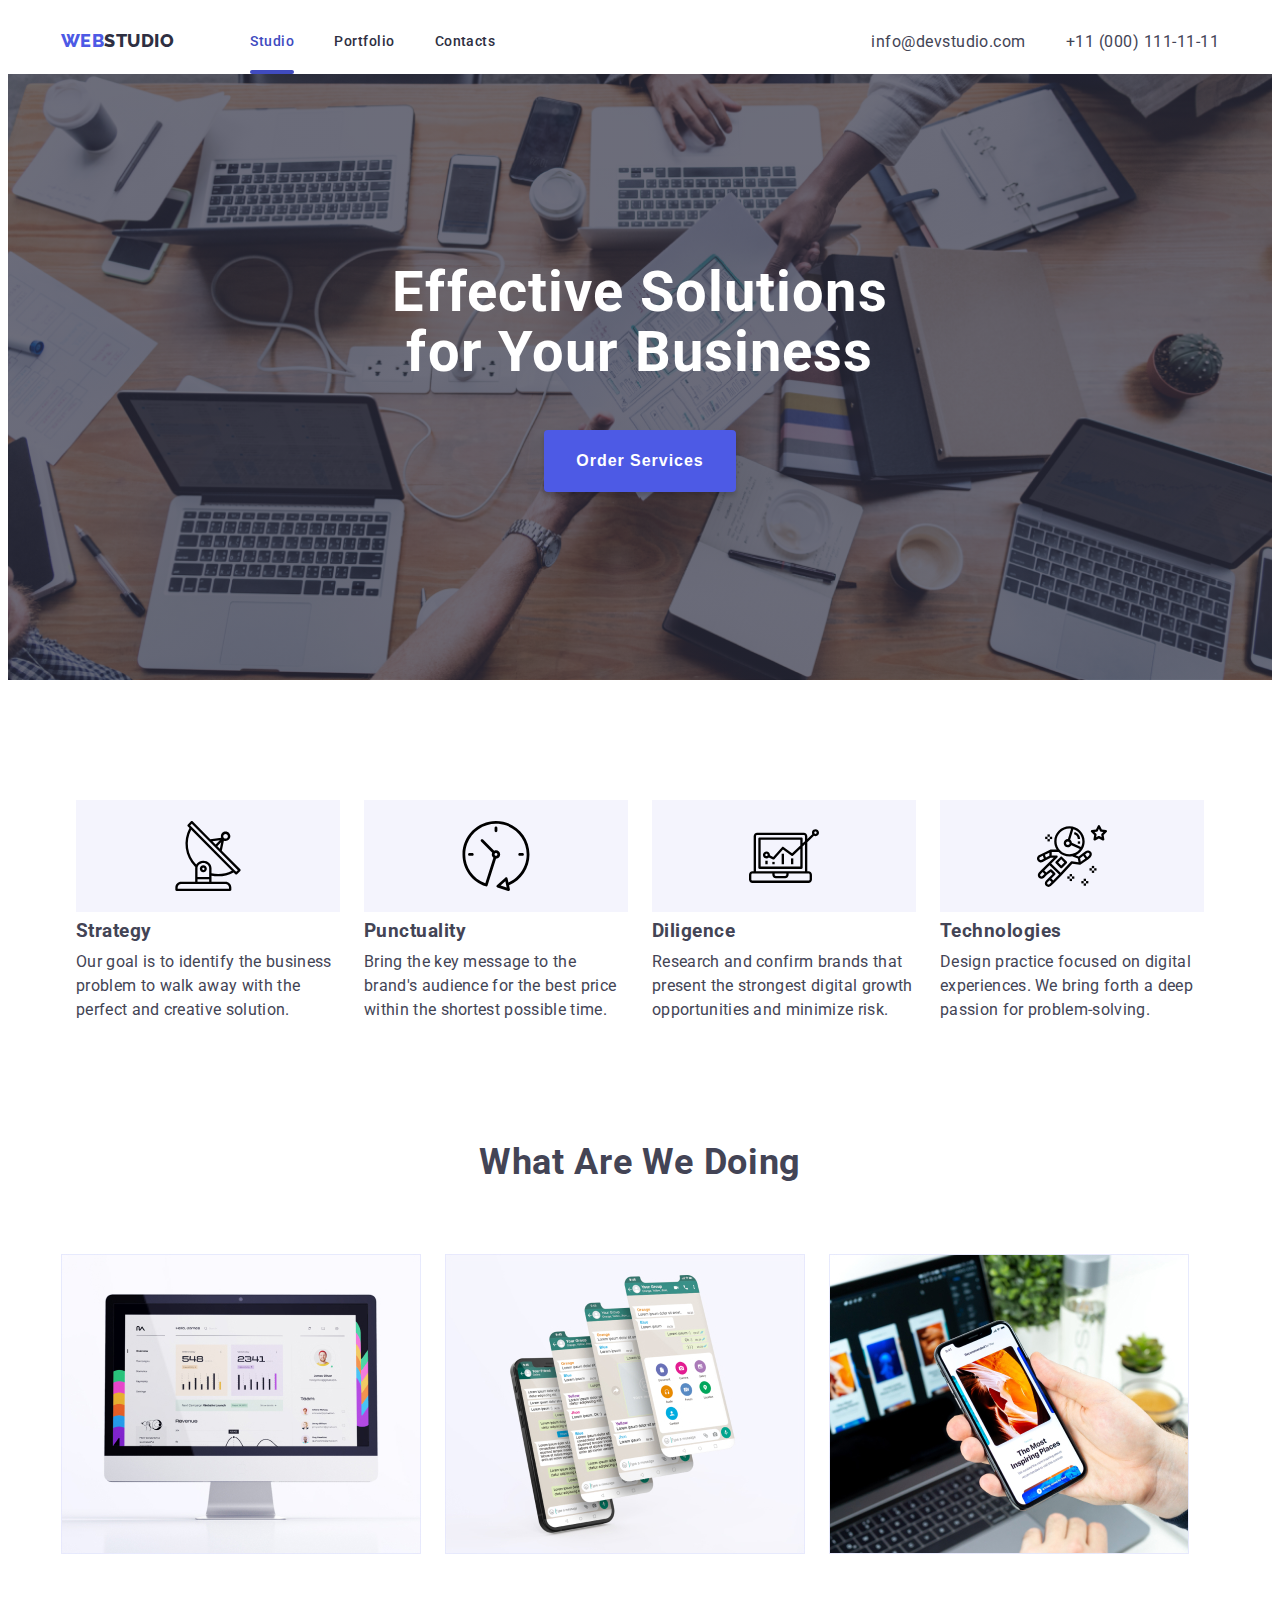
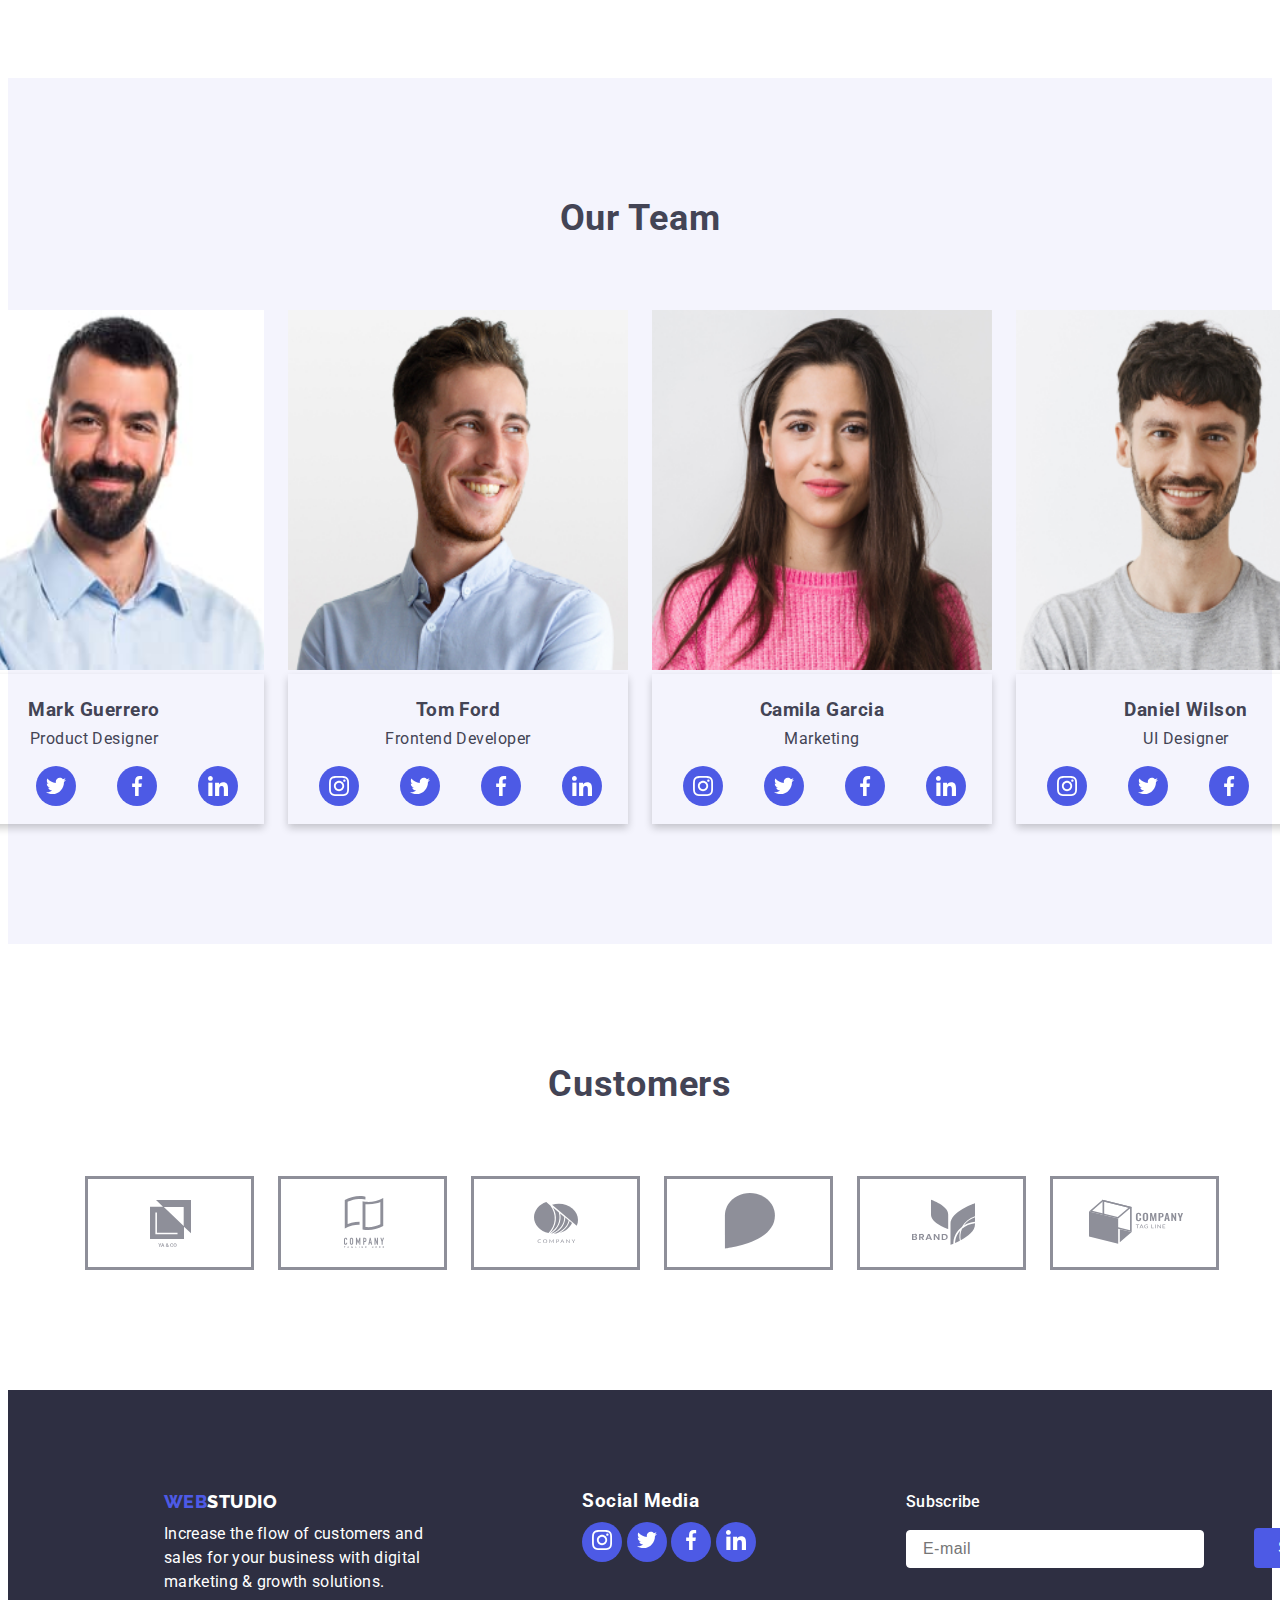
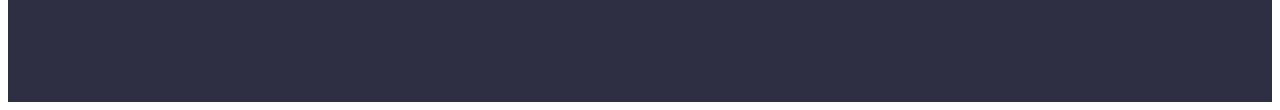
<file: index.html>
<!DOCTYPE html>
<html lang="en">
<head>
    <meta charset="UTF-8" />
    <title>webstudio</title>
    <link rel="stylesheet" href="./css/styles.css" />
    <link
      href="https://fonts.googleapis.com/css2?family=Raleway:wght@800&family=Roboto:wght@400;500;700;900&display=swap"
      rel="stylesheet"
    />
    <!-- Viewport meta tag -->
    <meta name="viewport" content="width=device-width, initial-scale=1.0" />
</head>
<body> 

    <!--Navigation and Address-->
    <header class="header-container">
        <div class="container menu">
            <nav class="nav-container">
                    <a class="logo" href="index.html">WEB<span class="logo-black">STUDIO</span></a>
                <ul class="nav-list-container list">
                    <li class="item"><a href="./index.html" class="page current link menu-active">Studio</a></li>
                    <li class="item"><a href="./portfolio.html" class="page link">Portfolio</a></li>
                    <li class="item"><a href="" class="page link">Contacts</a></li>
                </ul>
            </nav>
            <address>
                <ul class="cta-container list">
                    <li class="item"><a href="mailto:info@devstudio.com" class="contact link">info@devstudio.com</a></li>
                    <li class="item"><a href="tel:+11(000)1111111" class="contact link">+11 (000) 111-11-11</a></li>
                </ul>
                <!--Burger button-->
                <button class="menu-toggle js-open-menu" aria-expanded="false" aria-controls="mobile-menu">
                    <svg class="mobile-menu-icon" width="32" height="22">
                        <use href="./images/icons.svg#burger" />
                    </svg>
                </button>
            </address>
        </div>
    </header>


    <!--Main With Sections-->
    <main>
        <!--Hero Section-->
        <section class="hero section">
            <div class="container">
                <h1 class="main-heading">Effective Solutions <br>for Your Business</h1>
                <button class="order-services" type="button" data-modal-open> Order Services</button>
            </div>
        </section>


        <!--Feature Section-->
        <section class="features section">
            <h2 hidden>Feature</h2>
            <ul class="feature-container list">
                <li class="item">
                        <div class="icon">
                            <svg width="70" height="70">
                                <use href="/images/icons.svg#antenna" />
                            </svg>
                        </div>
                    <h3 class="title">Strategy</h3>
                    <p class="descriptions">Our goal is to identify the business problem to walk away with the
                           perfect and creative solution.
                    </p>
                </li>
                <li class="item">
                        <div class="icon">
                            <svg width="70" height="70">
                                <use href="/images/icons.svg#clock" />
                            </svg>
                        </div>
                    <h3 class="title">Punctuality</h3>
                    <p class="descriptions">
                        Bring the key message to the brand's audience for the best price
                        within the shortest possible time.
                    </p>
                </li>
                <li class="item">
                        <div class="icon">
                            <svg width="70" height="70">
                                <use href="/images/icons.svg#diagram" />
                            </svg>
                        </div>
                    <h3 class="title">Diligence</h3>
                    <p class="descriptions">
                        Research and confirm brands that present the strongest digital
                        growth opportunities and minimize risk.
                    </p>
                </li>
                <li class="item">
                        <div class="icon">
                            <svg width="70" height="70">
                                <use href="/images/icons.svg#astronaut" />
                            </svg>
                        </div>
                    <h3 class="title">Technologies</h3>
                    <p class="descriptions">
                        Design practice focused on digital experiences. We bring forth a
                        deep passion for problem-solving.
                    </p>
                </li>
            </ul>
        </section>


        <!--What we do Section-->
        <section class="sec-section no-top-padding">
            <div class="container">
                    <h2 class="section-head">What Are We Doing</h2>
                <ul class="whatwedo-container list">
                    <li><img src="./images/img1sec2.jpg" alt="a monitor" width="360"></li>
                    <li><img src="./images/img2sec2.jpg" alt="a cellphone" width="360"></li>
                    <li><img src="./images/img3sec2.jpg" alt="a cellphone and laptop" width="360"></li>
                </ul>
            </div>
        </section>


        <!--Our Team Section-->
        <section class="team-bg section">
            <h2 class="section-head">Our Team</h2>
            <div class="team-main">
                <ul class="our-team list">
                    <li class="item">
                        <img srcset="./images/img1sec3.jpg" alt="Mark Guerrero" width="340" height="360"/>
                        <div class="card team">
                            <h3 class="person-name">Mark Guerrero</h3>
                            <p class="designation">Product Designer</p>
                            <ul class="team-social">
                                <li class="icon item">
                                    <a  class="link" href="https://www.instagram.com/" target="_blank">
                                        <svg class="icon" width="20px" height="20px">
                                            <use href="/images/icons.svg#instagram"/>
                                        </svg>
                                    </a>
                                </li>
                                <li class="icon item">
                                    <a  class="link" href="https://twitter.com/" target="_blank">
                                        <svg class="icon" width="20px" height="20px">
                                            <use href="/images/icons.svg#twitter"/>
                                        </svg>
                                    </a>
                                </li>
                                <li class="icon item">
                                    <a  class="link" href="https://www.facebook.com" target="_blank">
                                        <svg class="icon" width="20px" height="20px">
                                            <use href="/images/icons.svg#facebook"/>
                                        </svg>
                                    </a>
                                </li>
                                <li class="icon item">
                                    <a  class="link" href="https://www.linkedin.com/" target="_blank">
                                        <svg class="icon" width="20px" height="20px">
                                            <use href="/images/icons.svg#linkedin"/>
                                        </svg>
                                    </a>
                                </li>
                            </ul>
                        </div>
                    </li>
                    <li class="item">
                        <img srcset="./images/img2sec3.jpg" alt="Tom Ford" width="340" height="360" />
                        <div class="card team">
                            <h3 class="person-name">Tom Ford</h3>
                            <p class="designation">Frontend Developer</p>
                            <ul class="team-social">
                                <li class="icon item">
                                    <a  class="link" href="https://www.instagram.com/" target="_blank">
                                        <svg class="icon" width="20px" height="20px">
                                            <use href="/images/icons.svg#instagram"/>
                                        </svg>
                                    </a>
                                </li>
                                <li class="icon item">
                                    <a  class="link" href="https://twitter.com/" target="_blank"> 
                                        <svg class="icon" width="20px" height="20px">
                                            <use href="/images/icons.svg#twitter"/>
                                        </svg>
                                    </a>
                                </li>
                                <li class="icon item">
                                    <a  class="link" href="https://www.facebook.com" target="_blank">
                                        <svg class="icon" width="20px" height="20px">
                                            <use href="/images/icons.svg#facebook"/>
                                        </svg>
                                    </a>
                                </li>
                                <li class="icon item">
                                    <a  class="link" href="https://www.linkedin.com/" target="_blank">
                                        <svg class="icon" width="20px" height="20px">
                                            <use href="/images/icons.svg#linkedin"/>
                                        </svg>
                                    </a>
                                </li>
                            </ul>
                        </div>
                    </li>
                    <li class="item">
                        <img srcset="./images/img3sec3.jpg" alt="Camila Garcia" width="340" height="360" />
                        <div class="card team">
                            <h3 class="person-name">Camila Garcia</h3>
                            <p class="designation">Marketing</p>
                            <ul class="team-social">
                                <li class="icon item">
                                    <a  class="link" href="https://www.instagram.com/" target="_blank">
                                        <svg class="icon" width="20px" height="20px">
                                            <use href="/images/icons.svg#instagram"/>
                                        </svg>
                                    </a>
                                </li>
                                <li class="icon item">
                                    <a  class="link" href="https://twitter.com/" target="_blank">
                                        <svg class="icon" width="20px" height="20px">
                                            <use href="/images/icons.svg#twitter"/>
                                        </svg>
                                    </a>
                                </li>
                                <li class="icon item">
                                    <a  class="link" href="https://www.facebook.com" target="_blank">
                                        <svg class="icon" width="20px" height="20px">
                                            <use href="/images/icons.svg#facebook"/>
                                        </svg>
                                    </a>
                                </li>
                                <li class="icon item">
                                    <a  class="link" href="https://www.linkedin.com/" target="_blank">
                                        <svg class="icon" width="20px" height="20px">
                                            <use href="/images/icons.svg#linkedin"/>
                                        </svg>
                                    </a>
                                </li>
                            </ul>
                        </div>
                    </li>
                    <li class="item">
                        <img srcset="./images/img4sec3.jpg" alt="Daniel Wilson" width="340" height="360"/>
                        <div class="card team">
                            <h3 class="person-name">Daniel Wilson</h3>
                            <p class="designation">UI Designer</p>
                            <ul class="team-social">
                                <li class="icon item">
                                    <a  class="link" href="https://www.instagram.com/" target="_blank">
                                        <svg class="icon" width="20px" height="20px">
                                            <use href="/images/icons.svg#instagram"/>
                                        </svg>
                                    </a>
                                </li>
                                <li class="icon item">
                                    <a  class="link" href="https://twitter.com/" target="_blank">
                                        <svg class="icon" width="20px" height="20px">
                                            <use href="/images/icons.svg#twitter"/>
                                        </svg>
                                    </a>
                                </li>
                                <li class="icon item">
                                    <a  class="link" href="https://www.facebook.com/" target="_blank">
                                        <svg class="icon" width="20px" height="20px">
                                            <use href="/images/icons.svg#facebook"/>
                                        </svg>
                                    </a>
                                </li>
                                <li class="icon item">
                                    <a  class="link" href="https://www.linkedin.com/" target="_blank">
                                        <svg class="icon" width="20px" height="20px">
                                            <use href="/images/icons.svg#linkedin"/>
                                        </svg>
                                    </a>
                                </li>
                            </ul>
                        </div>
                    </li>
                </ul>
            </div>
        </section>

        <!--This is the Customer Section-->
        <section class="cust section">
            <div class="container">
                <h2 class="section-head">Customers</h2>
                    <ul class="customers list">
                        <li class="icon item">
                            <a class="link">
                                <svg class="icon" width="104px" height="56px">
                                    <use href="/images/icons.svg#LogoA"/>
                                </svg>
                            </a>
                        </li>
                        <li class="icon item">
                            <a class="link">
                                <svg class="icon" width="104px" height="56px">
                                    <use href="/images/icons.svg#LogoB"/>
                                </svg>
                            </a>
                        </li>
                        <li class="icon item">
                            <a class="link">
                                <svg class="icon" width="104px" height="56px">
                                    <use href="/images/icons.svg#LogoC"/>
                                </svg>
                            </a>
                        </li>
                        <li class="icon item">
                            <a class="link">
                                <svg class="icon" width="104px" height="56px">
                                    <use href="/images/icons.svg#Vectors"/>
                                </svg>
                            </a>
                        </li>
                        <li class="icon item">
                            <a class="link">
                                <svg class="icon" width="104px" height="56px">
                                    <use href="/images/icons.svg#LogoD"/>
                                </svg>
                            </a>
                        </li>
                        <li class="icon item">
                            <a class="link">
                                <svg class="icon" width="104px" height="56px">
                                    <use href="/images/icons.svg#companytagline"/>
                                </svg>
                            </a>
                        </li>
                    </ul>
            </div>
        </section>
        
    </main>

    <!--This is the Footer with Logo and Slogan -->
    <footer class="footer-container">
        <div class="div-footera foot">
                <a class="logo" href="index.html">WEB<span class="logo-white">STUDIO</span></a>
                <p class="footer-description">
                    Increase the flow of customers and sales for your business with digital
                    marketing & growth solutions.
                </p>
        </div>
         <!--Social Media portion-->       
        <div class="div-footerb foot"> 
            <h3 class="footer-social">Social Media</h3>
            <ul class="social list">
                <li class="item">
                    <a  class="link" href="https://www.instagram.com/" target="_blank">
                        <svg class="icon" width="20px" height="20px">
                            <use href="/images/icons.svg#instagram"/>
                        </svg>
                    </a>
                </li>
                <li class="item">
                    <a  class="link" href="https://twitter.com/" target="_blank">
                        <svg class="icon" width="20px" height="20px">
                            <use href="/images/icons.svg#twitter"/>
                        </svg>
                    </a>
                </li>
                <li class="item">
                    <a  class="link" href="https://www.facebook.com/" target="_blank">
                        <svg class="icon" width="20px" height="20px">
                            <use href="/images/icons.svg#facebook"/>
                        </svg>
                    </a>
                </li>
                <li class="item">
                    <a  class="link" href="https://www.linkedin.com/" target="_blank">
                        <svg class="icon" width="20px" height="20px">
                            <use href="/images/icons.svg#linkedin"/>
                        </svg>
                    </a>
                </li>
            </ul>
        </div>

        <div class="footer-form-container">
            <form class="footer-subscription-form" name="subscribe-form" autocomplete="on">
                <label class="footer-subscription-label">
                    <span class="footer-subscription-text">Subscribe</span>
                    <input class="footer-subscription-input" type="email" name="subscription-email" placeholder="E-mail">
                </label>
                <button class="footer-subscription-button" type="submit">
                    <span>Subscribe</span>
                    <svg class="footer-subscription-icon" width="24" height="24">
                        <use href="./images/icons.svg#paperplane"></use>
                    </svg>
                </button>
            </form>
        </div>
    </footer>

    <!--MODAL SECTION-->
    <div class="backdrop is-hidden" data-modal>
        <div class="main-modal">
            <button class="modal-close" data-modal-close>
                <svg class="modal-close-icon">
                    <use href="./images/icons.svg#clip0_620589_243"></use>
                </svg>
            </button>
            <!-- MODAL INPUT-->
             <p class="modal-header-text">
                Leave your contacts and we will call you back
             </p>
             <form class="modal-signup-form" name="signup-form" autocomplete="on">
                <label class="modal-form-label" for="full-name">
                    <span class="form-label-text">Name</span>
                    <input class="form-label-input" type="text" id="full-name" required>
                    <svg class="form-input-icon" width="18" height="18">
                        <use href="./images/icons.svg#clip0_622063_142"></use>
                    </svg>
                </label>
                <label class="modal-form-label" for="phone-number">
                    <span class="form-label-text">Phone</span>
                    <input class="form-label-input" type="tel" id="phone-number" required>
                    <svg class="form-input-icon" width="18" height="24">
                        <use href="./images/icons.svg#clip0_297083_8305"></use>
                    </svg>
                </label>
                <label class="modal-form-label" >
                    <span class="form-label-text">Email</span>
                    <input class="form-label-input" type="email" name="email-address" required>
                    <svg class="form-input-icon" width="18" height="24">
                        <use href="./images/icons.svg#clip0_297083_8311"></use>
                    </svg>
                </label>
                <label class="modal-form-textarea">
                    <span class="form-label-text"></span>
                    <textarea name="comment" class="form-label-textarea" placeholder="Text Input" rows="6"></textarea>
                </label>
                <label class="modal-form-agreement">
                    <input class="modal-form-checkbox visually-hidden" type="checkbox" value="agree" name="agreement" required>
                    <svg class="modal-checkbox-icon" width="16" height="16">
                        <use href="./images/icons.svg#checkbox"></use>
                    </svg>
                    <span class="modal-form-agreement-text">
                        I accept the terms and conditions of the <a href="#" class="form-agreement-link">Privacy</a>
                    </span>
                </label>
                <button class="modal-form-button" type="submit">Send</button>
             </form>
        </div>
    </div>

    <!--Mobile menu Hw7-->
    <div class="menu-container js-menu-container" id="mobile-menu">
        <button type="button" class="menu-toggle js-close-menu mobile-close-btn">&times;</button>
        <ul class="mobile-menu-list list">
            <li class="mobile-menu-item">
                <a class="mobile-menu-link link" href="index.html">Studio</a>
            </li>
            <li class="mobile-menu-item">
                <a class="mobile-menu-link link" href="portfolio.html">Portfolio</a>
            </li>
            <li class="mobile-menu-item">
                <a class="mobile-menu-link link" href="">Contacts</a>
            </li>
        </ul>

        <ul class="mobile-contacts-list list ">
            <li class="mobile-contact-item">
                <a class="mobile-contacts-link link" href="tel:+11(000)1111111">+11 (000) 111-11-11</a>
            </li>
            <li class="mobile-contact-item">
                <a class="mobile-contacts-link link" href="mailto:info@devstudio.com">info@devstudio.com</a>
            </li>
        </ul>
        <!--Social Media section on Hw7-->
        <ul class="mobile-social-media-list list">
            <li class="mobile-social-media-item">
                <a class="mobile-social-media-link link">
                    <svg class="mobile-social-media-icon-svg" width="24" height="24">
                        <use href="./images/icons.svg#instagram"/>
                    </svg>
                </a>
            </li>
        </ul>
        <ul class="mobile-social-media-list list">
            <li class="mobile-social-media-item">
                <a class="mobile-social-media-link link">
                    <svg class="mobile-social-media-icon-svg" width="24" height="24">
                        <use href="./images/icons.svg#twitter"/>
                    </svg>
                </a>
            </li>
        </ul>
        <ul class="mobile-social-media-list list">
            <li class="mobile-social-media-item">
                <a class="mobile-social-media-link link">
                    <svg class="mobile-social-media-icon-svg" width="24" height="24">
                        <use href="./images/icons.svg#facebook"/>
                    </svg>
                </a>
            </li>
        </ul>
        <ul class="mobile-social-media-list list">
            <li class="mobile-social-media-item">
                <a class="mobile-social-media-link link">
                    <svg class="mobile-social-media-icon-svg" width="24" height="24">
                        <use href="./images/icons.svg#linkedin"/>
                    </svg>
                </a>
            </li>
        </ul>
    </div>

    <script src="./js/mobile-menu.js"></script>
    <script src="./js/modal.js"></script>
</body>
</html>
</file>
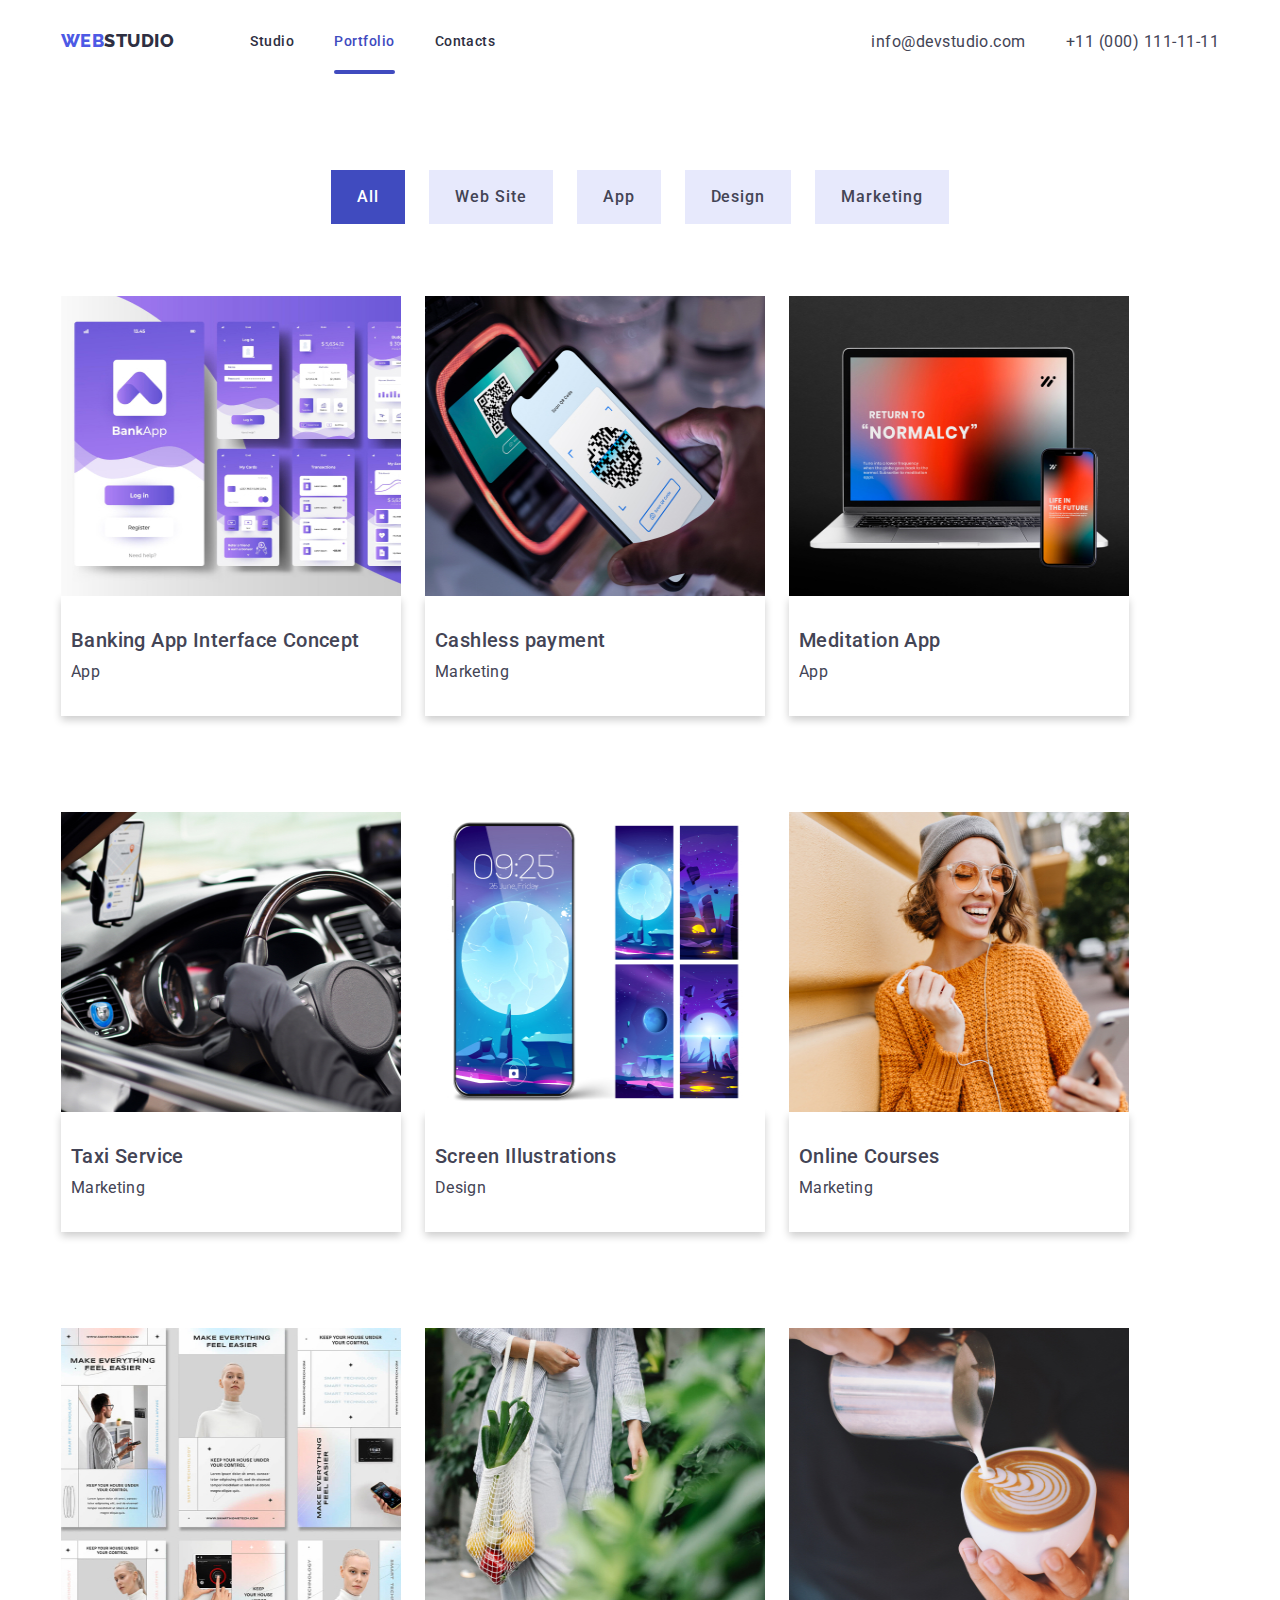
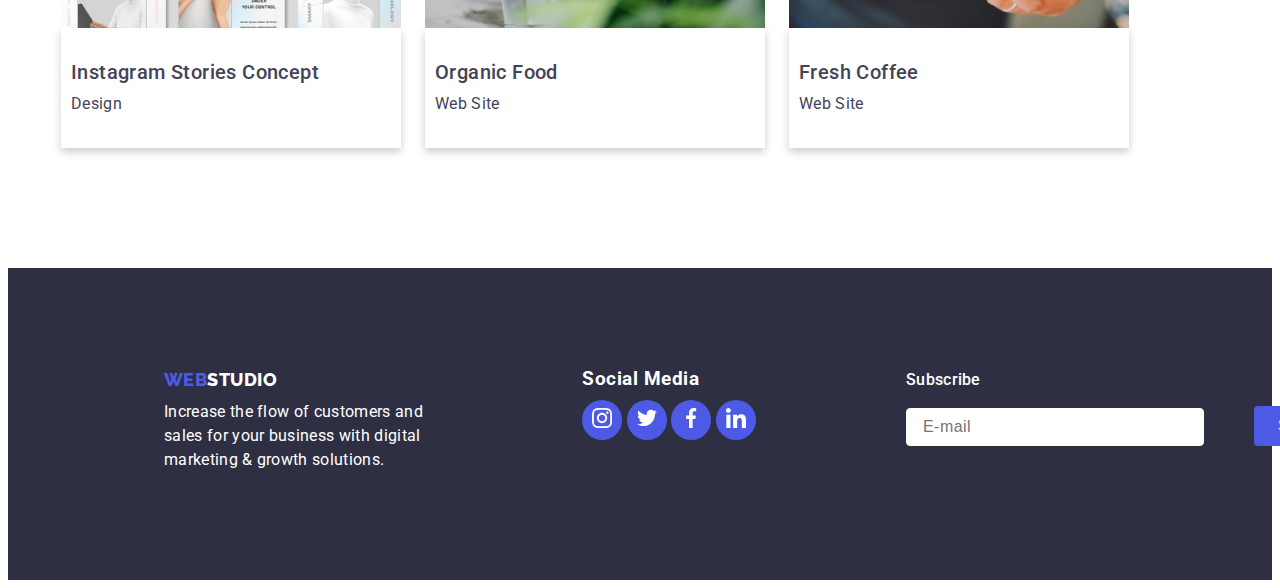
<file: portfolio.html>
<!DOCTYPE html>
<html lang="en">
<head>
    <meta charset="UTF-8" />
    <title>webstudio</title>
    <link rel="stylesheet" href="./css/styles.css" />
    <link
      href="https://fonts.googleapis.com/css2?family=Raleway:wght@800&family=Roboto:wght@400;500;700;900&display=swap"
      rel="stylesheet"
    />
    <meta name="viewport" content="width=device-width, initial-scale=1.0" />
</head>
<body>

    <!--Navigation and Address-->
    <header class="header-container">
        <div class="container menu">
            <nav class="nav-container">
                    <a class="logo" href="index.html">WEB<span class="logo-black">STUDIO</span></a>
                <ul class="nav-list-container list">
                    <li class="item"><a href="./index.html" class="page link">Studio</a></li>
                    <li class="item"><a href="./portfolio.html" class="page current link menu-active">Portfolio</a></li>
                    <li class="item"><a href="" class="page link">Contacts</a></li>
                </ul>
            </nav>
            <address>
                <ul class="cta-container list">
                    <li class="item"><a href="mailto:info@devstudio.com" class="contact link">info@devstudio.com</a></li>
                    <li class="item"><a href="tel:+11(000)1111111" class="contact link">+11 (000) 111-11-11</a></li>
                </ul>
                <!--Burger button-->
                <button class="menu-toggle js-open-menu" aria-expanded="false" aria-controls="mobile-menu">
                  <svg class="mobile-menu-icon" width="32" height="22">
                      <use href="./images/icons.svg#burger" />
                  </svg>
              </button>

            </address>
        </div>
    </header>


    <!--Main-->
    <main>
      <section class="section no-top-padding">
          <div class="container">
              <h2 hidden>Buttons</h2>
            <ul class="buttons-container list">
                <li class="item">
                  <button class="buttons filter current" type="button">All</button>
                </li>
                <li class="item">
                  <button class="buttons filter" type="button">Web Site</button>
                </li>
                <li class="item"><button class="buttons filter" type="button">App</button></li>
                <li class="item"><button class="buttons filter" type="button">Design</button></li>
                <li class="item">
                  <button class="buttons filter" type="button">Marketing</button>
                </li>
            </ul>

            <!-- Pictures-->
            <div class="main-div-container">
              <div class="card-container">
                <ul class="pics-container list">
                  <li class="item">
                    <div class="image-cover">
                      <a href="#" class="pics-link link">
                        <img class="pics link"
                            src="./images/bankingapp.jpg"
                            alt="Banking App Interface"
                            width="340" height="300"/>
                        <p class="image-cover-text">
                            14 Stylish and User-Friendly App Design Concepts-Task Manager App - 
                            Calorie Tracker App - Exotic Fruit Ecommerce App - Cloud Storage App
                        </p>
                      </a>
                    </div>   
                    <div class="card">     
                        <h3 class="options">Banking App Interface Concept</h3>
                        <p class="sub-options">App</p>
                    </div>  
                  </li>
                </ul>   
              </div>
              <div class="card-container">
                <ul class="pics-container list">
                  <li class="item">
                    <div class="image-cover">
                      <a href="#" class="pics-link link">
                        <img class="pics link"
                              src="./images/cashlesspayment.jpg"
                              alt="Cashless Payment"
                              width="340" height="300"/>
                        <p class="image-cover-text">
                            14 Stylish and User-Friendly App Design Concepts-Task Manager App - 
                            Calorie Tracker App - Exotic Fruit Ecommerce App - Cloud Storage App
                        </p>
                      </a>
                    </div>   
                    <div class="card">     
                        <h3 class="options">Cashless payment</h3>
                        <p class="sub-options">Marketing</p>
                    </div>  
                  </li>
                </ul>   
              </div>
              <div class="card-container">
                <ul class="pics-container list">
                  <li class="item">
                    <div class="image-cover">
                      <a href="#" class="pics-link link">
                        <img class="pics link"
                            src="./images/meditationapp.jpg"
                            alt="Meditaion App"
                            width="340" height="300"/>
                        <p class="image-cover-text">
                            14 Stylish and User-Friendly App Design Concepts-Task Manager App - 
                            Calorie Tracker App - Exotic Fruit Ecommerce App - Cloud Storage App
                        </p>
                      </a>
                    </div>   
                    <div class="card">     
                        <h3 class="options">Meditation App</h3>
                        <p class="sub-options">App</p>
                    </div>  
                  </li>
                </ul>   
              </div>
              <div class="card-container">
                <ul class="pics-container list">
                  <li class="item">
                    <div class="image-cover">
                      <a href="#" class="pics-link link">
                        <img class="pics link"
                            src="./images/taxiservice.jpg"
                            alt="Driving"
                            width="340" height="300"/>
                        <p class="image-cover-text">
                            14 Stylish and User-Friendly App Design Concepts-Task Manager App - 
                            Calorie Tracker App - Exotic Fruit Ecommerce App - Cloud Storage App
                        </p>
                      </a>
                    </div>   
                    <div class="card">     
                        <h3 class="options">Taxi Service</h3>
                        <p class="sub-options">Marketing</p>
                    </div>  
                  </li>
                </ul>   
              </div>
              <div class="card-container">
                <ul class="pics-container list">
                  <li class="item">
                    <div class="image-cover">
                      <a href="#" class="pics-link link">
                        <img class="pics link"
                            src="./images/screenillustrations.jpg"
                            alt="Cellphone Screen"
                            width="340" height="300"/>
                        <p class="image-cover-text">
                            14 Stylish and User-Friendly App Design Concepts-Task Manager App - 
                            Calorie Tracker App - Exotic Fruit Ecommerce App - Cloud Storage App
                        </p>
                      </a>
                    </div>   
                    <div class="card">     
                      <h3 class="options">Screen Illustrations</h3>
                      <p class="sub-options">Design</p>
                    </div>  
                  </li>
                </ul>   
              </div>
              <div class="card-container">
                <ul class="pics-container list">
                  <li class="item">
                    <div class="image-cover">
                      <a href="#" class="pics-link link">
                        <img class="pics link"
                            src="./images/onlinecourses.jpg"
                            alt="Lady with earphones"
                            width="340" height="300"/>
                        <p class="image-cover-text">
                            14 Stylish and User-Friendly App Design Concepts-Task Manager App - 
                            Calorie Tracker App - Exotic Fruit Ecommerce App - Cloud Storage App
                        </p>
                      </a>
                    </div>   
                    <div class="card">     
                      <h3 class="options">Online Courses</h3>
                      <p class="sub-options">Marketing</p>
                    </div>  
                  </li>
                </ul>   
              </div>
              <div class="card-container">
                  <ul class="pics-container list">
                    <li class="item">
                      <div class="image-cover">
                        <a href="#" class="pics-link link">
                          <img class="pics link"
                            src="./images/instagramstories.jpg"
                            alt="Instagram"
                            width="340" height="300"/>
                          <p class="image-cover-text">
                              14 Stylish and User-Friendly App Design Concepts-Task Manager App - 
                              Calorie Tracker App - Exotic Fruit Ecommerce App - Cloud Storage App
                          </p>
                        </a>
                      </div>   
                      <div class="card">     
                          <h3 class="options">Instagram Stories Concept</h3>
                          <p class="sub-options">Design</p>
                      </div>  
                    </li>
                  </ul>   
              </div>
              <div class="card-container">
                <ul class="pics-container list">
                  <li class="item">
                    <div class="image-cover">
                      <a href="#" class="pics-link link">
                        <img class="pics link"
                            src="./images/organicfood.jpg"
                            alt="Fruits in basket"
                            width="340" height="300"/>
                        <p class="image-cover-text">
                            14 Stylish and User-Friendly App Design Concepts-Task Manager App - 
                            Calorie Tracker App - Exotic Fruit Ecommerce App - Cloud Storage App
                        </p>
                      </a>
                    </div>   
                    <div class="card">     
                      <h3 class="options">Organic Food</h3>
                      <p class="sub-options">Web Site</p>
                    </div>  
                  </li>
                </ul>   
              </div>
              <div class="card-container">
                <ul class="pics-container list">
                  <li class="item">
                    <div class="image-cover">
                      <a href="#" class="pics-link link">
                        <img class="pics link"
                          src="./images/freshcoffee.jpg"
                          alt="Fresh coffee"
                          width="340" height="300"/>
                        <p class="image-cover-text">
                            14 Stylish and User-Friendly App Design Concepts-Task Manager App - 
                            Calorie Tracker App - Exotic Fruit Ecommerce App - Cloud Storage App
                        </p>
                      </a>
                    </div>   
                    <div class="card">     
                      <h3 class="options">Fresh Coffee</h3>
                      <p class="sub-options">Web Site</p>
                    </div>  
                  </li>
                </ul>   
              </div>
            </div>
      </section>
    </main>

        <!--This is the Footer with Logo and Slogan -->
        <footer class="footer-container">
          <div class="div-footera foot">
                  <a class="logo" href="index.html">WEB<span class="logo-white">STUDIO</span></a>
                  <p class="footer-description">
                      Increase the flow of customers and sales for your business with digital
                      marketing & growth solutions.
                  </p>
          </div>
                  
          <div class="div-footerb foot"> 
              <h3 class="footer-social">Social Media</h3>
              <ul class="social list">
                  <li class="item">
                      <a  class="link" href="https://www.instagram.com/" target="_blank">
                          <svg class="icon" width="20px" height="20px">
                              <use href="/images/icons.svg#instagram"/>
                          </svg>
                      </a>
                  </li>
                  <li class="item">
                      <a  class="link" href="https://twitter.com/" target="_blank">
                          <svg class="icon" width="20px" height="20px">
                              <use href="/images/icons.svg#twitter"/>
                          </svg>
                      </a>
                  </li>
                  <li class="item">
                      <a  class="link" href="https://www.facebook.com/" target="_blank">
                          <svg class="icon" width="20px" height="20px">
                              <use href="/images/icons.svg#facebook"/>
                          </svg>
                      </a>
                  </li>
                  <li class="item">
                      <a  class="link" href="https://www.linkedin.com/" target="_blank">
                          <svg class="icon" width="20px" height="20px">
                              <use href="/images/icons.svg#linkedin"/>
                          </svg>
                      </a>
                  </li>
              </ul>
          </div>

          <div class="footer-form-container">
              <form class="footer-subscription-form" name="subscribe-form" autocomplete="on">
                  <label class="footer-subscription-label">
                      <span class="footer-subscription-text">Subscribe</span>
                      <input class="footer-subscription-input" type="email" name="subscription-email" placeholder="E-mail">
                  </label>
                  <button class="footer-subscription-button" type="submit">
                      <span>Subscribe</span>
                      <svg class="footer-subscription-icon" width="24" height="24">
                          <use href="./images/icons.svg#paperplane"></use>
                      </svg>
                  </button>
              </form>
          </div>
        </footer>
        <script src="./js/mobile-menu.js"></script>
    </body>
  </html>
</file>
<file: css/styles.css>
:root{
    --iris: #4D5AE5;
    --ocean: #404BBF;
    --navy-blue: #2E2F42;
    --slate: #434455;
    --white: #FFFFFF;
    --cornflower: #E7E9FC;
    --cloud: #F4F4FD;
    --light-slate: #8e8f99;  
    --green: #31d0AA;
    --dairy: #fcfcfc;
    --navyblue-modal: #2E2F42;
    

}

body {
    font-family: 'Roboto', sans-serif;
    font-size: 16px;
    letter-spacing: 0.03em;
    background-color: var(--white);
    color: var(--slate);
}

::before,
::after{
    box-sizing: border-box;
    margin: 0;
}

h1,
h2,
h3,
h4,
h5,
h6,
p {
    margin: 0;
 }

 .img{
    display: block;
    max-width: 100%;
    height: auto;
    
 }

.list{
    list-style: none;
    margin: 0;
    padding: 0;
}

.link{
     text-decoration:none;
}

address {
    font-style: inherit;
    margin-left: auto;
}

/* A Class given to Div Tags*/
.container {
    width: 1158px;
    margin: 0 auto;
    padding: 0 15px;
}


/* A Class given to Section Tags */
.section {
    padding: 120px 0;
}

.no-top-padding {
    padding:  0;
}

.menu,
.nav-container,
.nav-list-container,
.cta-container{
    display: flex;
    align-items: center;
}


/* LOGO and Footer Logo */
.logo{
    color: var(--iris);
    font-family:'Raleway', sans-serif;
    font-weight: 800;
    font-size:18px;
    line-height: 1.1667;
    text-decoration: none;
}

.logo-black{
    color: var(--navy-blue);
 }

/*Logo Footer*/
.logo-white{
    color: var(--white);
}

/*ALL NAVIGATION AND OPTION LIST in index and portfolio */
.page {
    position: relative;
    transition: color 250ms cubic-bezier(0.39, 0.575, 0.565, 1);
}

.page::after {
    content: '';
    border-radius: 2px;
    background-color: var(--ocean);
    height: 4px;
    width: 0%;
    position: absolute;
    left: 0;
    bottom: -2px;
    transition: width 250ms cubic-bezier(0.39, 0.575, 0.565, 1);
}

.page:hover::after {
    width: 100%;
}

.menu-active::after{
    width: 100%;
}

/*Magin to Separate  Studio, Portfolio, Contacts */
.nav-list-container .item:not(:last-child),
.cta-container .item:not(:last-child){
    margin-right: 40px;    
}

/*Margin to Separate Logo from Studio, Portfolio...*/
.nav-list-container{
    margin-left: 76px;
  }

.nav-list-container .page {
    color:var(--navy-blue);
    font-weight: 500;
    font-size: 14px;
    line-height: 1.14;
} 

.cta-container .contact{
    color: var(--slate);
}

/*Needs to put display block for padding to take effect*/
.nav-list-container .page,
.cta-container .contact{
    display: block;
    padding-top: 24px;
    padding-bottom: 23px;
}

.nav-list-container .page:hover,
.nav-list-container .page:focus,
.nav-list-container .page.current,
.cta-container .contact:hover,
.cta-container .contact:focus{
    color: var(--ocean);
}


/* ALL BUTTONS  IN THIS SECTION*/
.buttons {
    font-family: inherit;
    letter-spacing: 0.03em;
    border-color: transparent;
    cursor: pointer;
}

.buttons {
    background-color: var(--iris);
    color: var(--white);
    font-weight: 700;
    font-size: 16px;
    line-height:1.87;
    letter-spacing: 0.06em;
}

.order-services:hover,
.order-services:focus {
    background-color: var(--ocean);
}

.order-services::after{
    transition: background-color 250ms cubic-bezier(0.4, 0, 0.2, 1);
}

.order-services {
    background-color: var(--iris);
    color: var(--white);
    font-weight: 700;
    font-size: 16px;
    line-height:1.87;
    letter-spacing: 0.06em;
    padding: 16px 32px;
    border-radius: 4px;
    border: none;
    box-shadow: 0px 4px 4px 0px rgba(0, 0, 0, 0.15);

}

/* HERO SECTION */
.hero {
    background-color:var(--navy-blue);
    font-family: 'Roboto',sans-serif ;
    line-height: 1.14;
    letter-spacing: 0.02em; 
    padding: 188px 0;
    text-align: center;
    background-image: linear-gradient(rgba(46, 47, 66, 0.70), rgba(46, 47, 66, 0.70)), 
    url(/images/people-office.jpg);
    background-repeat: no-repeat ;
    max-width: 1440px;
    margin: 0 auto;
    background-position: center;
    background-size: cover;
  
}

.main-heading {
    color: var(--white);
    font-size: 56px;
    font-weight: 700;
    line-height: 1.07143; /*107.143% */
    letter-spacing: 1.12px;
    margin-bottom: 48px ;
}

/* MODAL SECTION*/

.backdrop {
    display: block;
    position: fixed;
    top: 0;
    left: 0;
    width: 100%;
    height: 100%;
    opacity: 1;
    transition: opacity 250ms cubic-bezier(0.4, 0, 0.2, 1);
}

/*modal is always hidden until you click on Order Services*/
.backdrop.is-hidden {
    opacity: 0;
    pointer-events: none;
}

.main-modal {
    position: absolute;
    top: 50%;
    left: 50%;
    min-width: 468px;
    min-height: 584px;
    background-color: var(--dairy);
    box-shadow: 0px 2px 1px 0px rgba(0, 0, 0, 0.2), 0px 1px 3px 0px rgba(0, 0, 0, 0.12), 0px 1px 1px 0px rgba(0, 0, 0, 0.14);
    border-radius: 4px;
    padding: 72px 24px 24px;
    transform: translate(-50%, -50%) scale(1);
    transition: transform 250ms cubic-bezier(0.4, 0, 0.2, 1);
}

.modal-close-icon {
    width: 8px;
    height: 10px;
    fill: currentColor;
}

.modal-close {
    width: 24px;
    height: 24px;
    background-color: var(--cornflower);
    border-radius: 50%;
    border: 1px solid rgba(46, 47, 66, 0.4);
    position: absolute;
    right: 24px;
    top: 24px;
    color: var(--navy-blue);
    transition: color 250ms cubic-bezier(0.4, 0, 0.2, 1);
    background-color: 250ms cubic-bezier(0.4, 0, 0.2, 1);
    border-color: 250ms cubic-bezier(0.4, 0, 0.2, 1);
}

.modal-close:hover {
    color: var(--cloud);
    background-color: var(--ocean);
    border-color: var(--ocean);
}

label {
    display: block;
}

.modal-form-label, .modal-form-textarea {
    display: block;
    position: relative;
}

.modal-header-text {
    color: var(--navy-blue);
    text-align: center;
    font-size: 16px;
    font-weight: 500;
    line-height: 24px;
    letter-spacing: 0.32px;
}

.form-label-text {
    color: var(--light-slate);
    font-size: 12px;
    font-weight: 400;
    line-height: 14px;
    letter-spacing: 0.48px;
    position: absolute;
    top: -16px;
}

.form-label-input, .form-label-textarea {
    color: var(--navy-blue);
    font-size: 12px;
    font-weight: 500;
    line-height: 14px;
    letter-spacing: 0.48px;
    display: block;
    width: 87%;
    margin-top: 30px;
    padding: 11px 16px 11px 40px;
    outline: none;
    border-radius: 4px;
    border: 1px solid var(--navy-blue-modal, rgba(46, 47, 66, 0.41));
    transition: border 250ms cubic-bezier(0.4, 0, 0.2, 1);
}

.form-input-icon {
    fill: var(--navy-blue);
    position: absolute;
    left: 16px;
    top: 25%;
    transform: translate(-50%);
    transition: fill 250ms cubic-bezier(0.4, 0, 0.2, 1);
}

.form-label-input:hover,
.form-label-input:focus,
.form-label-textarea {
    outline: none;
    border: 2px solid var(--iris, #4d5aa5);
}

.form-label-input:hover +
.form-input-icon,
.form-label-input:focus {
    fill: var(--iris, #4d5aa5);
}

.form-label-textarea {
    resize: none;
}
 
.modal-checkbox-icon {
    fill: var(--white);
    border-radius: 2px;
    border: 1px solid var(--light-slate);
    margin-right: 8px;
    transition: background-color 250ms cubic-bezier(0.4, 0, 0.2, 1);
}

.modal-form-checkbox:checked + .modal-checkbox-icon {
    background-color: var(--iris);
    border-color: var(--iris);
}

.visually-hidden {
    position: absolute;
    border: 0;
    padding: 0;
    opacity: 0;
}

.modal-form-textarea{
    margin-bottom: 16px;
}

.modal-form-agreement-text {
    color: var(--light-slate);
    font-size: 12px;
    font-weight: 400;
    line-height: 14px;
    letter-spacing: 0.48;
}

.modal-form-agreement {
    display: flex;
    align-items: center;
    justify-content:  flex-start;
    margin-bottom: 24px;
    cursor: pointer; 
}

.modal-form-button {
    color: var(--white);
    text-align:center;
    font-size: 16px;
    font-weight: 500;
    line-height: 24px;
    letter-spacing: 0.64px;
    border: none;
    border-radius: 4px;
    background: var(--iris, #4d5aa5);
    box-shadow: 0px, 4px, 4px, 0px rgba(0, 0, 0, 0.15);
    padding: 16px 32px;
    margin: 0 auto;
    cursor: pointer;
    display: block;
    transition: background-color 250ms cubic-bezier(0.4, 0, 0.2, 1);
}

.modal-form-button:hover {
    background-color: var(--ocean, #404BBF);
}

/*FEATURE SECTION */
.feature-container{
    display: flex;
    justify-content: center;
    align-items: baseline;
    gap: 24px;

}

.title  {
    padding-top: 8px;
    padding-bottom: 8px;
}

.descriptions {
    width: 264px;
    line-height: 24px; /* 150% */
    letter-spacing: 0.32px;
    align-items: center;
    align-content: center;
    flex-basis: calc((100% - 72px) / 3);
}


/* ICONS*/
.feature-container .icon {
    display: flex;
    justify-content: center;
    align-items: center;
    width: 264px;
    height: 112px;
    background-color: var(--cloud); 
}


/* WHAT WE DO SECTION*/
.section-head {
    margin-bottom: 72px;
    text-align: center;
    font-size: 36px;
    font-weight: 700;
    line-height: 1.11111; /* 111.111% */
    letter-spacing: 0.72px;
}

.whatwedo {
    text-decoration: none;
}

.whatwedo-container{
    display: flex;
    flex-wrap: wrap;
    gap: 24px;
    padding-bottom: 120px;
}

.whatwedo-container .item {
    flex-basis: calc((100% - 48px) / 3);
}

/*OUR TEAM SECTION*/
/* team card*/
.card .team {
    display: inline-flex;
    padding-bottom: 0px;
    flex-direction: column;
    justify-content: center;
    align-items: center;
    gap: 24px;
    padding-bottom: 20px;
  

}

/* main div in team section*/
.team-main {
    display: flex;
    align-items: center;
    justify-content: center;

}
/* background color*/
.team-bg {
      background-color: var(--cloud);
}

/* ul of this section*/
.our-team {
    display: flex;
    gap: 24px;  
}

.team-social {
    display: flex;
    justify-content: center;
    align-items: center;
    list-style: none;
    margin-right: 5px;
    padding-bottom: 20px;
}

/* this is for the social links only*/
.team-social .link {  
    display: flex;
    justify-content: center;
    align-items: center;
    width: 40px;
    height: 40px;
    background-color: var(--iris);
    fill: var(--white);
    border-radius: 40px;
    margin-bottom: 20px;
    transition: color 250ms cubic-bezier(0.4, 0, 0.2, 1);
    background-color: 250ms cubic-bezier(0.4, 0, 0.2, 1);
    border-color: 250ms cubic-bezier(0.4, 0, 0.2, 1);
}

.team-social .link:hover,
.team-social .link:focus {
    background-color: var(--green);
    transition: color 250ms cubic-bezier(0.4, 0, 0.2, 1);
    background-color: 250ms cubic-bezier(0.4, 0, 0.2, 1);
    border-color: 250ms cubic-bezier(0.4, 0, 0.2, 1);
}

.team-social .item {
    width: 16px;
    height: 16px;
    flex-shrink: 0;
    display: flex;
    justify-content: center;
    align-items: center;
    margin-right: 30px;
    padding-top: 10px;
}


.our-team .item {
    flex-basis: calc((100% - 72px) / 4);
}

.person-name,
.designation {
   text-align: center;
}

.person-name {
    padding-top: 25px;
}

.designation {
    padding-top: 8px;
    padding-bottom: 30px;
}

/*CUSTOMER SECTION*/
.customers .item {
    display: flex;
    justify-content: center;
    align-items: center;
    border: var(--light-slate) solid;
    width: 168px;
    height: 88px;
    margin-left: 24px;
    fill: var(--light-slate);
    transition: color 250ms cubic-bezier(0.4, 0, 0.2, 1);
    background-color: 250ms cubic-bezier(0.4, 0, 0.2, 1);
    border-color: 250ms cubic-bezier(0.4, 0, 0.2, 1);
}

.customers {
    display: flex;
    justify-content: center;
}

.customers .item:hover,
.customers .timer:focus {
    fill: var(--ocean);
    border-color: var(--ocean);
    transition: color 250ms cubic-bezier(0.4, 0, 0.2, 1);
    background-color: 250ms cubic-bezier(0.4, 0, 0.2, 1);
    border-color: 250ms cubic-bezier(0.4, 0, 0.2, 1);
}

/*FOR PORTFOLIO BUTTONS  ETC.*/
.main-div-container {
    display: flex;
    gap: 24px;
    flex-wrap: wrap;
    padding-bottom: 120px;
}

.card {
    box-shadow: 0 4px 8px 0 rgba(0,0,0,0.2);
    transition: 0.3s;
    padding: 0 10px;
    width: 320px;
    gap: 10px;
} 

/* this section is for the text cover of each image*/
.image-cover {
    position: relative;
    overflow: hidden;
    height: 300px;
}

.image-cover-text {
    position: absolute;
    top: 0;
    height: 75%;
    width: 81%;
    padding: 40px 32px;
    background-color: var(--iris);
    color: var(--cloud);
    font-size: 16px;
    font-weight: 400;
    line-height: 24px;
    letter-spacing: 0.32px;
    transform: translateY(100%);
    transition: transform 250ms cubic-bezier(0.4, 0, 0.2, 1);
}

.pics-link:hover .image-cover-text {
    transform: translateY(0);
}

.buttons.filter{
    background-color: var(--cornflower);
    color: var(--slate);
    font-weight: 500;
    font-size: 16px;
    line-height: 1.62;
    padding: 12px 24px;
}

.buttons.filter:hover,
.buttons.filter:focus,
.buttons.filter.current {
     background-color: var(--ocean);
     color: var(--white);
}

.buttons-container {
    display: flex;
    gap: 24px;
    align-items: center;
    justify-content: center;
    padding-top: 96px;
}

.pics-container {
    display: flex;
    gap: 24px;
    flex-direction: row;
    padding-top: 72px;
}

.options {
    font-size: 20px;
    font-weight: 500;
    line-height: 24px; /* 120% */
    letter-spacing: 0.4px;
    padding-top: 32px;
    padding-bottom: 8px;
}

.sub-options {
    font-size: 16px;
    font-weight: 400;
    line-height: 24px; /* 150% */
    letter-spacing: 0.32px;
    padding-bottom: 32px;
}

/* FOOTERS */
.footer-container{
    background-color: var(--navy-blue);
    height: 312px;
   
}

/*PARAGRAPH TAG*/

.div-footera {
    display: inline-block;
    padding-bottom: 8px;
    padding-top: 101.5px;
    margin-left: 156px;
    
}

.footer-description {
    color: white;
    width: 264px;
    font-family: Roboto;
    font-size: 16px;
    font-weight: 400;
    line-height: 24px; /* 150% */
    letter-spacing: 0.32px;
    padding-top: 10px;
    margin-right: 150px;
}

.div-footerb  {
    display: inline-block;
    padding-bottom: 10px;
}


.div-footera, .div-footerb {
    vertical-align: text-top;

}

.social .item{
    display:  inline-flex;
    flex-direction: row;
    justify-content: center;
    align-items: center;
    width: 40px;
    height: 40px;
    background-color: var(--iris);
    border-radius: 40px;
    gap: 8px;
}


.social .icon {
    fill: var(--white);
}

.social .item:hover,
.social .item:focus {
    background-color: var(--green);
}

.footer-social {
    display:inline-block;
    color: var(--white, #fff);
    padding-top: 100px;
    padding-bottom: 10px;

}

/*footer subscription*/
.footer-subscription-text {
    color: var(--white, #FFFFFF);
    font-size: 16px;
    font-weight: 500;
    line-height: 24px;
    letter-spacing: 0.32px;
 
}

.footer-subscription-input {
    color: var(--white, #fff);
    font-size: 16px;
    font-weight: 500;
    line-height: 24px;
    letter-spacing: 0.48px;
    width: 264px;
    height: 20px;
    padding: 8px 16px;
    outline: none;
    border-radius: 4px;
    border: 1px solid var(--white, #fff);
    box-shadow: 0px, 4px, 4px, 0px rgba(0, 0, 0, 0.15);
    margin-top: 16px;
    transition: border 250ms cubic-bezier(0.4, 0, 0.2, 1);
    margin-right: 50px;

}

.footer-form-container {
    display: inline-block;
    position: absolute;
    padding-top: 80px;
    margin-top: 20px;
    margin-left: 150px;

}

.footer-subscription-input:hover, 
.footer-subscription-input:focus {
    border: 1px solid var(--ocean, #404BBF);
}

.footer-subscription-button {
    border: none;
    border-radius: 4px;
    background: var(--iris, #4d5aa5);
    padding: 8px 24px;
    display: flex;
    justify-content: center;
    align-items: center;
    align-self: flex-end;
    gap: 16px;
    cursor: pointer;
    color: var(--white);
    font-size: 16px;
    font-style: normal;
    font-weight: 500;
    line-height: 24px;
    letter-spacing: 0.64px;
    transition: background-color 250ms cubic-bezier(0.4, 0, 0.2, 1);
}

.footer-subscription-text, .footer-subscription-input{
    display: block;
}

.footer-subscription-form {
    display: flex;
    align-items: center;
    justify-content: center;

}

.footer-subscription-icon {
    fill: var(--cloud);
}

/* MOBILE VIEW---------------------------------------------*/
.menu-toggle {
    min-height: 40px;
    min-width: 40px;
    padding: 0;
    background-color: transparent;
    outline: none;
    border: none;
}

.menu-container.is-open {
    transform: translatex(0);
}

.menu-container {
    position: fixed;
    top: 0;
    left: 0;
    width:100%;
    height: 100%;
    padding-top: 80px;
    padding-bottom: 40px;
    padding-right: 25px;
    padding-left: 40px;
    background-color: var(--white);
    box-shadow: 0px 1px 6px 0px 
        rgba(46, 47, 66, 0.08), 0px 1px 1px 0px 
        rgba(46, 47, 66, 0.16), 0px 2px 1px 0px 
        rgba(46, 47, 66, 0.08);
    transform: translateX(100%);
    transition: transform 250ms cubic-bezier(0.04, 0, 0.2, 1);
    display: flex;
    flex-direction: column;

}

.mobile-menu {
    padding: 0;
    margin: 0;
    list-style: none;
}

.mobile-close-btn {
    position: absolute;
    top: 24px;
    right: 115px;
    min-width: 24px;
    min-height: 24px;
    padding: 0;
    display: flex;
    align-items: center;
    justify-content: center;
    border-radius: 50%;
    border:1px solid rgba(46, 47, 66, 0.1);
    background-color: var(--cornflower);
    transition: background-color 250ms cubic-bezier(0.04, 0, 0.2, 1), border; 

}

.mobile-menu-list {
    display: flex;
    flex-direction: column;
    align-items: flex-start;
    justify-content: flex-start;
    gap: 40px;
    margin-bottom: auto;
}

.mobile-menu-item {
    font-family: 'Roboto', 'sans-serif';
    font-size: 36px;
    font-weight: 700;
    line-height: 1.11;
    letter-spacing: 0.72px;
}

.mobile-menu-link {
    color: var(--navy-blue);
}

.mobile-menu-link:hover,
.mobile-menu-link :focus {
    color: var(--iris);
}

.mobile-contacts-list {
    gap: 40px;
    display: flex;
    flex-direction: column;
    flex-wrap: wrap;
    margin-bottom: 48px;
}

.mobile-contacts-link {
    color: var(--navy-blue);
    font-family: 'Roboto', sans-serif;
    font-size: 20px;
    font-weight: 700;
    line-height: 1.11;
    letter-spacing: 0.72px;
}

.mobile-contacts-link:hover,
.mobile-contacts-link:focus {
    color: var(--iris);
    transition: background-color 250ms cubic-bezier(0.04, 0, 0.2, 1);
    font-size: 36px;
}

/* Social Media but won't display flex*/
.mobile-social-media-list {
    display: flex;
    gap: 28px;
    align-items: center;
    justify-content: flex-start;
}

.mobile-social-media-link svg {
    fill: var(--white);
}

.mobile-social-media-link {
    display: inline-flex;
    justify-content: space-evenly;
    align-items: center;
    border-radius: 50%;
    width: 44px;
    height: 44px;
    background-color: var(--iris);
    transition: background-color 250ms cubic-bezier(0.04, 0, 0.2, 1);
}

.mobile-social-media-link:hover,
.mobile-social-media-link:focus {
    background-color: var(--green);
    transition: background-color 250ms cubic-bezier(0.04, 0, 0.2, 1);
}


/* MEDIA QUERIES -----------------*/

@media only screen and (min-width: 428px) and (max-width: 767px) {
    .container  {
        width: 100%;
        margin: 0 auto;
    }
}

@media only screen and (min-width: 428px) and (max-width: 767px), only screen and (max-width: 427px) {
   .nav-list-container,
   .cta-container {
        display: none;
   }


   .header-container {
        display: flex;
        align-items: center;
        justify-content: space-between;
        height: 70px;
   }

    .hero-section h1 {
        display: block;
        max-width: 320px;
        font-weight: 700;
        font-size: 10px;
        line-height: 1.11;
        letter-spacing: 0.02em;
        text-align: center;
        margin: 0 auto 72px;
    }

    .feature-container  .icon {
        display: none;
    }

    .feature-container{
        width: 100%;
        min-height:120px;
        gap: 72px 24px;
        display: flex;
        flex-wrap: wrap;
        margin: 0 auto;
    }

    .title {
        text-align: center;
        font-weight: 700;
        font-size: 36px;
        line-height: 1.1;
        letter-spacing: 0.02em;
        margin-bottom: 8px;
    }

    .sec-section {
        display: none;
    }

    .our-team {
        width: 100%;
        display: flex;
        justify-content: center;
        align-items: center;
        flex-direction: column;
        gap: 72px;
    }

    .our-team .item {
        margin: 0;
    }

    .customers {
        display: flex;
        flex-wrap: wrap;
        width: 100%;
        align-items: center;
        justify-content: center;
        gap: 72px 16px;
        margin-right: 10px;
    }

    .customers .item {
        margin-left: -10px;
        
    }

    .footer-container {
        margin: 0;
        padding: 0;
        height: 675px;
    }

    .div-footera {
        display: flex;
        flex-direction: column;
        justify-content: center;
        align-items: center;
        padding-top: 75px;
        gap: 24px;
        margin: 0;
      }

    .footer-description {
        margin-left: 150px;
        padding-top: 0;
        text-align: center; 
        flex-wrap: wrap;

    }

    .div-footerb {
        display: flex;
        align-items: center;
        justify-content: center;
        flex-direction: column;
        gap: 8px;

    }

    .footer-subscription-text {
        display: flex;
        align-items: center;
        justify-content: center;
        margin-left: -50px;
        font-weight: 700;
        font-size: 18px;
        padding-top: 0;
    }

    .footer-subscription-form {
        display: flex;
        align-items: center;
        justify-content: center;
        margin-left: -90px;
        flex-direction: column;
        gap: 30px;
    }

    .footer-subscription-button {
        display: flex;
        align-items: center;
        justify-content: center;
        margin-right: 115px;
    }

    /*PORTFOLIO MOBILE VIEW*/
    .buttons-container {
        width: 100%;
        display: flex;
        flex-wrap: wrap;
        margin: 0;
        align-items: center;
        justify-content: center;
    }

    .main-div-container {
        display: flex;
        align-items: center;
        justify-content: center;
        margin: 0;
    }

    /*MODAL MOBILE VIEW*/
    .main-modal {
        position: absolute;
        top: 50%;
        left: 46%;
        min-width: 350px;
        min-height: 560px;
        background-color: var(--dairy);
        padding: 70px 25px 30px;
       }
}

@media screen and (min-width:768px) {
    .menu-toggle {
        display: none;
    }
}

/* TABLET VIEW QUERY ---------------------------------------------------  */
@media only screen and (min-width: 768px) and (max-width: 1157px) {
    .container  {
        width: 100%;
        margin: 0 auto;
        padding: 0;
    }

   .nav-list-container {
        display: flex;
        margin-right: 10px;
   }

   .cta-container {
        display: inline-flex;
        flex-direction: column;
        align-items: flex-start;
        justify-content: flex-start;

   }

   .feature-container  .icon {
    display: none;
    }

    .feature-container{
        width: 100%;
        min-height:120px;
        gap: 72px 74px;
        display: flex;
        flex-wrap: wrap;
        margin: 0 auto;
    }

    .sec-section {
        display: none;
    }

    .our-team {
        width: 100%;
        display: inline-flex;
        justify-content: center;
        align-items: center;
        flex-direction: row;
        flex-wrap: wrap;
        gap: 30px;
    }

    .our-team .item {
        margin: 0;
    }

    .customers {
        display: inline-flex;
        width: 100%;
        align-items: center;
        justify-content: center;
        flex-wrap: wrap;
        gap: 72px 30px;
        margin-left: -20px;
    }

    .footer-container {
        margin: 0;
        padding: 0;
        height: 456px;
    }

    .div-footera {
        display: inline-flex;
        flex-direction: column;
        justify-content: flex-start;
        align-items: flex-start;
        padding-top: 75px;
        gap: 24px;
        margin: 0;
        margin-left: 60px;
    }

    .footer-description {
        margin-left: 0;
        padding-top: 0;
        text-align: left; 
        flex-wrap: wrap;

    }

    .div-footerb {
        position: absolute;
        display: inline-flex;
        align-items: flex-start;
        justify-content: flex-start;
        flex-direction: column;
        gap: 8px;
        padding-top: -80px;
        margin-top: -29px;
        margin-left: -80px;

    }

    .footer-subscription-text {
        display: inline-flex;
        align-items: flex-start;
        justify-content: flex-start;
        font-weight: 700;
        font-size: 18px;
        padding-top: 180px;
    }

    .footer-subscription-form {
        display: inline-flex;
        align-items: flex-start;
        justify-content: flex-start;
        margin-left: -565px;
        flex-direction: row;
        gap: 10px;
    }

    .footer-subscription-button {
        display: flex;
        align-items: flex-start;
        justify-content: flex-start;
        margin-left: 2px;
    }

}

/* DESKTOP  VIEW QUERY ---------------------------------------------------  */
@media only screen and (min-width: 1158px) and (max-width:1158px) {
    .container  {
        width: 100%;
        margin: 0 auto;
        padding: 0;
    }

    .menu,
    .nav-container,
    .nav-list-container,
    .cta-container{
    display: flex;
    align-items: center;
    justify-content: center;

    }

    .nav-container {
        margin-left: 50px;

    }

    .cta-container {
        margin-right: 50px;
        margin-left: -20px;
    }

    .feature-container  .icon {
        display: flex;
    }
    
    .card {
        width: ;
    }


    .feature-container{
        gap: 24px;
        display: flex;
        align-items: baseline;
        justify-content: center;
       
    }
    
    .sec-section {
        display: flex;
    }



    .our-team {
        display: flex;
        justify-content: center;
        align-items: center;
        flex-direction: row;
        gap: 10px;
        width: 40%;
    }

    .our-team .item {
        margin: 0;
     
    }

    .customers {
        display: inline-flex;
        width: 100%;
        align-items: center;
        justify-content: center;
        gap: 72px 10px;
    
    }

    .footer-container {
        margin: 0;
        padding: 0;
        height: 456px;
    }

    .div-footera {
        display: inline-flex;
        flex-direction: column;
        justify-content: flex-start;
        align-items: flex-start;
        padding-top: 75px;
        gap: 24px;
        margin: 0;
        margin-left: 60px;
    }

    .footer-description {
        margin-left: 0;
        padding-top: 0;
        text-align: left; 
        flex-wrap: wrap;

    }

    .div-footerb {
        position: absolute;
        display: inline-flex;
        align-items: flex-start;
        justify-content: flex-start;
        flex-direction: column;
        gap: 8px;
        padding-top: -80px;
        margin-top: -29px;
        margin-left: -80px;

    }

    /* .footer-subscription-text {
        display: inline-flex;
        align-items: flex-start;
        justify-content: flex-start;
        font-weight: 700;
        font-size: 18px;
        padding-top: 180px;
    } */

    .footer-subscription-form {
        position: absolute;
        display: inline-flex;
        align-items: flex-start;
        justify-content: flex-start;
        flex-direction: row;
        margin-top: -30px;
        margin-left: 10px;
    }

    .footer-subscription-button {
        display: flex;
        align-items: flex-start;
        justify-content: flex-start;
        margin-left: -30px;
    }
    

}
</file>
